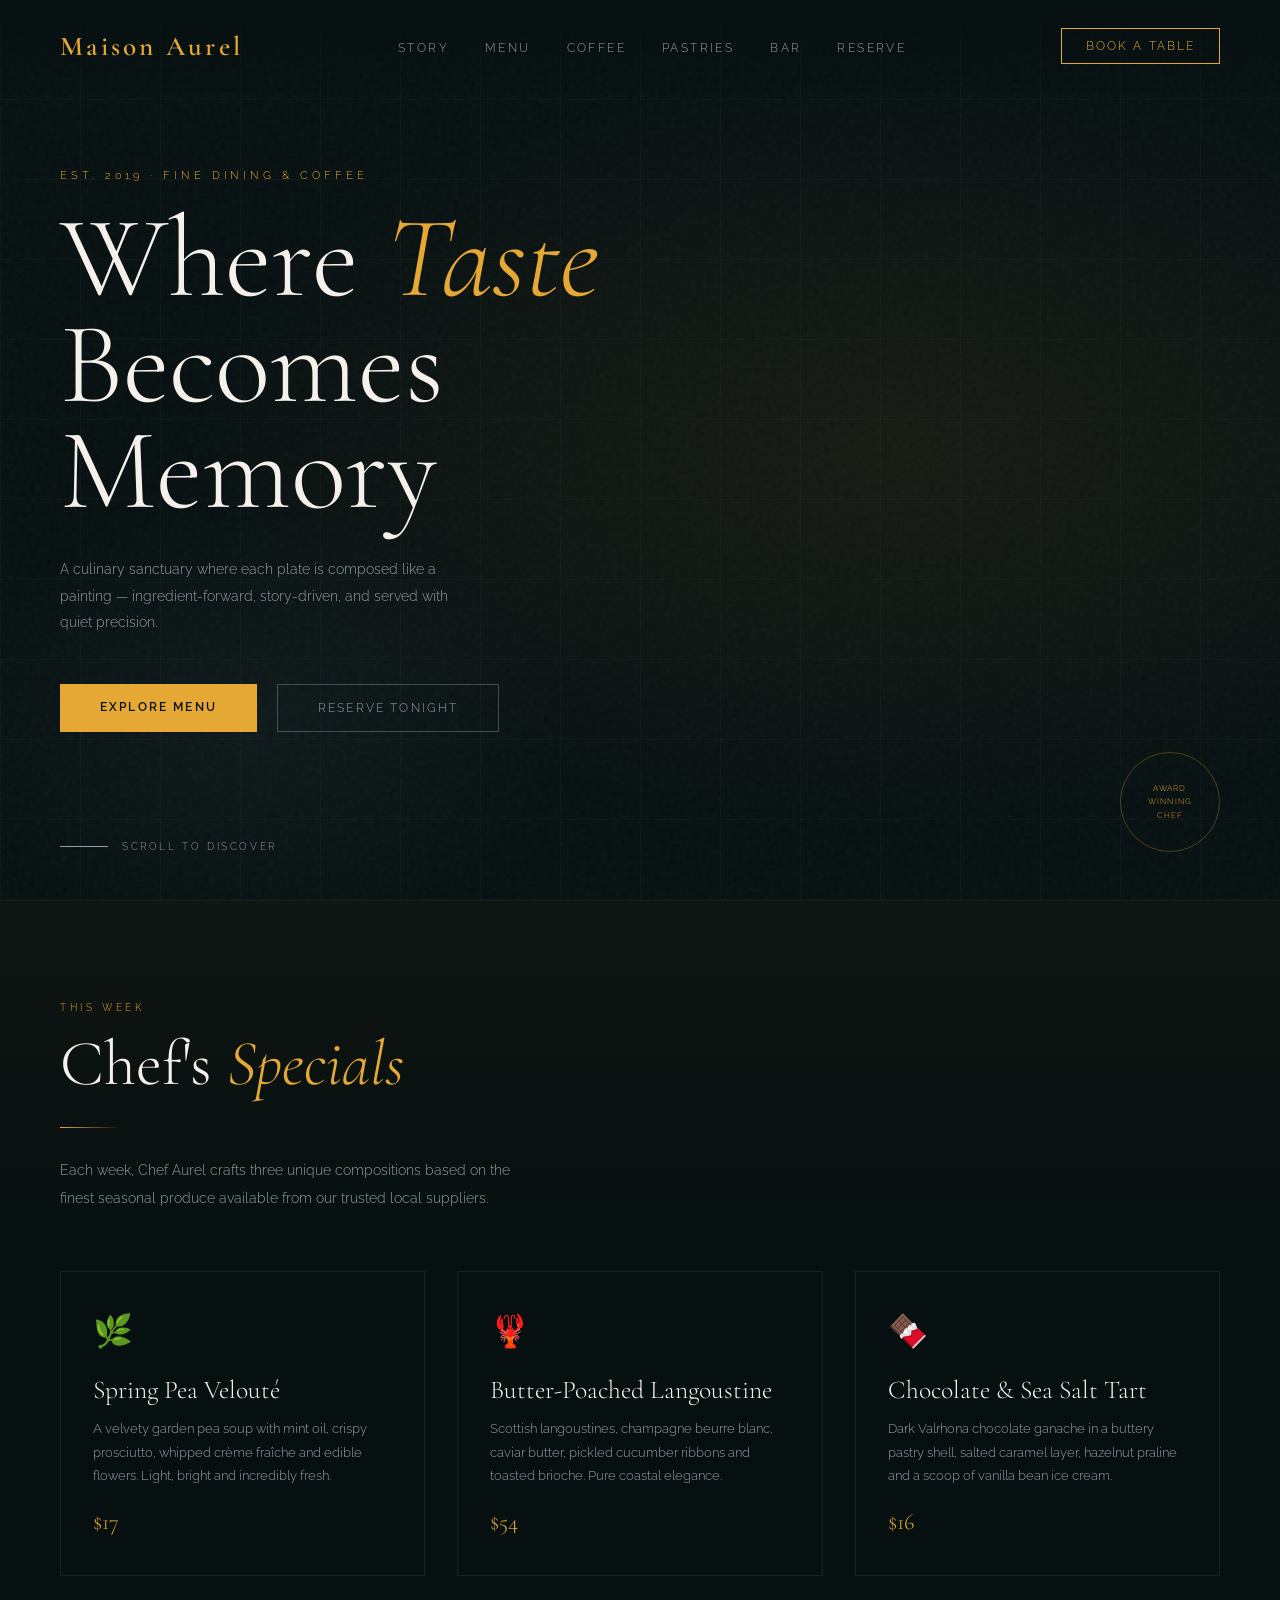
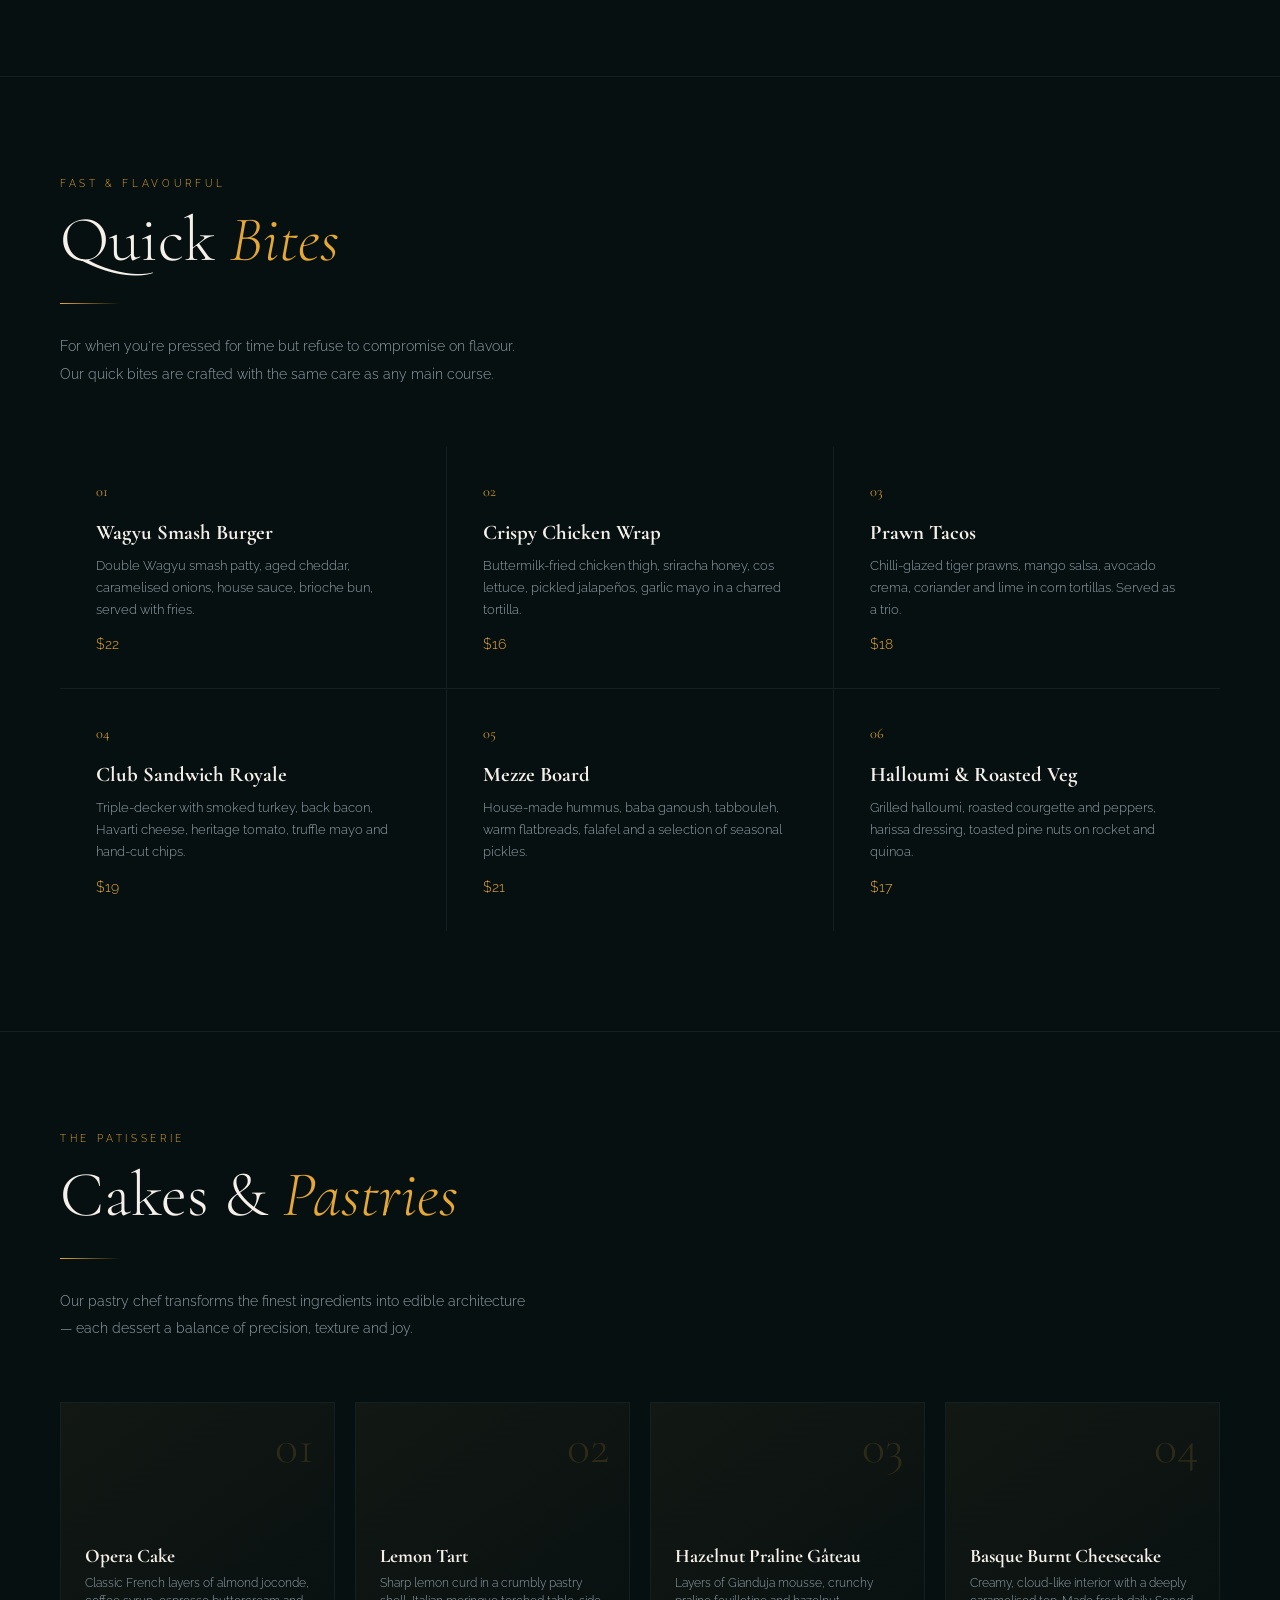
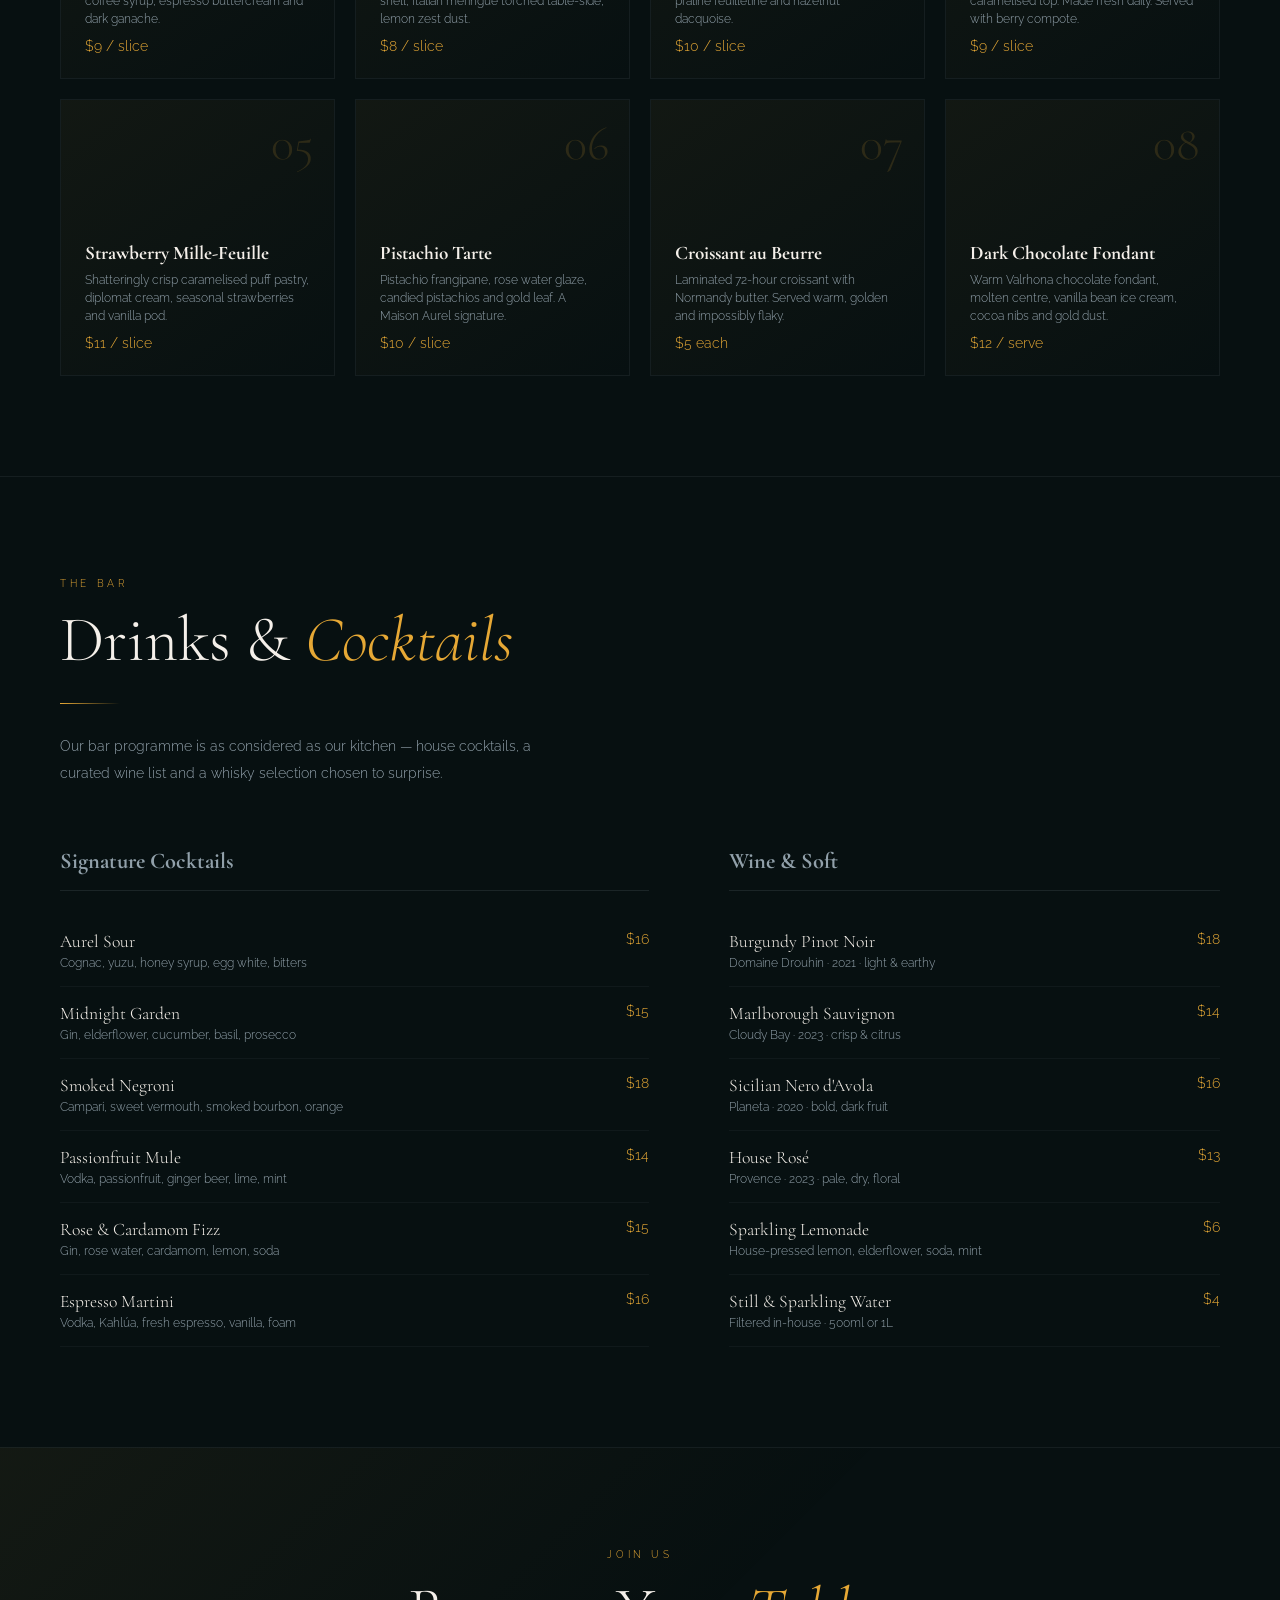
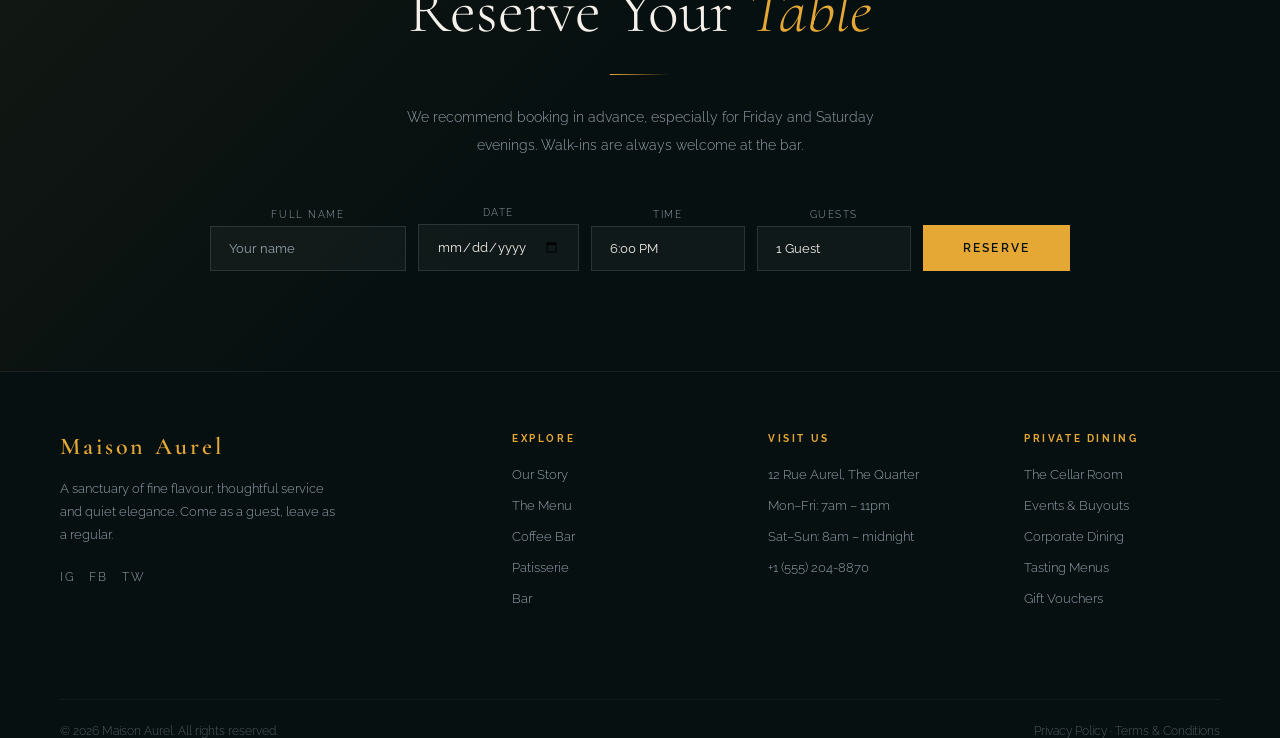
<file: index.html>
<!DOCTYPE html>
<html lang="en">
<head>
<meta charset="UTF-8" />
<meta name="viewport" content="width=device-width, initial-scale=1.0"/>
<title>Maison Aurel — Fine Dining</title>
<link href="https://fonts.googleapis.com/css2?family=Cormorant+Garamond:ital,wght@0,300;0,400;0,600;1,300;1,400&family=Raleway:wght@300;400;500;600&display=swap" rel="stylesheet"/>
<link rel="stylesheet" href="rest.css">
</head>
<body>

<!-- NAV -->
<nav id="navbar">
  <a class="nav-logo" href="#">Maison Aurel</a>
  <ul class="nav-links">
    <li><a href="story.html">Story</a></li>
    <li><a href="menu.html">Menu</a></li>
    <li><a href="#coffee">Coffee</a></li>
    <li><a href="#cakes">Pastries</a></li>
    <li><a href="#drinks">Bar</a></li>
    <li><a href="#reserve">Reserve</a></li>
  </ul>
  <a class="nav-cta" href="#reserve">Book a Table</a>
</nav>

<!-- HERO -->
<section class="hero">
  <div class="hero-bg"></div>
  <div class="hero-lines"></div>
  <div class="hero-eyebrow">Est. 2019 · Fine Dining & Coffee</div>
  <h1>Where <em>Taste</em><br>Becomes<br>Memory</h1>
  <p class="hero-sub">A culinary sanctuary where each plate is composed like a painting — ingredient-forward, story-driven, and served with quiet precision.</p>
  <div class="hero-actions">
    <a class="btn-primary" href="#menu">Explore Menu</a>
    <a class="btn-outline" href="#reserve">Reserve Tonight</a>
  </div>
  <div class="hero-scroll"><span class="scroll-line"></span> Scroll to discover</div>
  <div class="hero-badge">
    <span>Award<br>Winning<br>Chef</span>
  </div>
</section>

<!-- ABOUT -->


<!-- MENU -->


<!-- SPECIALS -->
<section class="specials reveal">
  <div class="section-label">This Week</div>
  <h2 class="section-title">Chef's <em>Specials</em></h2>
  <div class="divider"></div>
  <p class="section-desc">Each week, Chef Aurel crafts three unique compositions based on the finest seasonal produce available from our trusted local suppliers.</p>
  <div class="specials-grid">
    <div class="special-card">
      <div class="special-icon">🌿</div>
      <h3>Spring Pea Velouté</h3>
      <p>A velvety garden pea soup with mint oil, crispy prosciutto, whipped crème fraîche and edible flowers. Light, bright and incredibly fresh.</p>
      <span class="price">$17</span>
    </div>
    <div class="special-card">
      <div class="special-icon">🦞</div>
      <h3>Butter-Poached Langoustine</h3>
      <p>Scottish langoustines, champagne beurre blanc, caviar butter, pickled cucumber ribbons and toasted brioche. Pure coastal elegance.</p>
      <span class="price">$54</span>
    </div>
    <div class="special-card">
      <div class="special-icon">🍫</div>
      <h3>Chocolate & Sea Salt Tart</h3>
      <p>Dark Valrhona chocolate ganache in a buttery pastry shell, salted caramel layer, hazelnut praline and a scoop of vanilla bean ice cream.</p>
      <span class="price">$16</span>
    </div>
  </div>
</section>

<!-- QUICK BITES -->
<section class="quick reveal" id="quick">
  <div class="section-label">Fast & Flavourful</div>
  <h2 class="section-title">Quick <em>Bites</em></h2>
  <div class="divider"></div>
  <p class="section-desc">For when you're pressed for time but refuse to compromise on flavour. Our quick bites are crafted with the same care as any main course.</p>
  <div class="quick-grid">
    <div class="quick-item">
      <div class="quick-item-num">01</div>
      <h4>Wagyu Smash Burger</h4>
      <p>Double Wagyu smash patty, aged cheddar, caramelised onions, house sauce, brioche bun, served with fries.</p>
      <div class="qprice">$22</div>
    </div>
    <div class="quick-item">
      <div class="quick-item-num">02</div>
      <h4>Crispy Chicken Wrap</h4>
      <p>Buttermilk-fried chicken thigh, sriracha honey, cos lettuce, pickled jalapeños, garlic mayo in a charred tortilla.</p>
      <div class="qprice">$16</div>
    </div>
    <div class="quick-item">
      <div class="quick-item-num">03</div>
      <h4>Prawn Tacos</h4>
      <p>Chilli-glazed tiger prawns, mango salsa, avocado crema, coriander and lime in corn tortillas. Served as a trio.</p>
      <div class="qprice">$18</div>
    </div>
    <div class="quick-item">
      <div class="quick-item-num">04</div>
      <h4>Club Sandwich Royale</h4>
      <p>Triple-decker with smoked turkey, back bacon, Havarti cheese, heritage tomato, truffle mayo and hand-cut chips.</p>
      <div class="qprice">$19</div>
    </div>
    <div class="quick-item">
      <div class="quick-item-num">05</div>
      <h4>Mezze Board</h4>
      <p>House-made hummus, baba ganoush, tabbouleh, warm flatbreads, falafel and a selection of seasonal pickles.</p>
      <div class="qprice">$21</div>
    </div>
    <div class="quick-item">
      <div class="quick-item-num">06</div>
      <h4>Halloumi & Roasted Veg</h4>
      <p>Grilled halloumi, roasted courgette and peppers, harissa dressing, toasted pine nuts on rocket and quinoa.</p>
      <div class="qprice">$17</div>
    </div>
  </div>
</section>

<!-- CAKES & PASTRIES -->
<section class="cakes reveal" id="cakes">
  <div class="section-label">The Patisserie</div>
  <h2 class="section-title">Cakes & <em>Pastries</em></h2>
  <div class="divider"></div>
  <p class="section-desc">Our pastry chef transforms the finest ingredients into edible architecture — each dessert a balance of precision, texture and joy.</p>
  <div class="cakes-scroll">
    <div class="cake-card">
      <div class="cake-card-inner">
        <div class="cake-num">01</div>
        <h4>Opera Cake</h4>
        <p>Classic French layers of almond joconde, coffee syrup, espresso buttercream and dark ganache.</p>
        <div class="cake-price">$9 / slice</div>
      </div>
    </div>
    <div class="cake-card">
      <div class="cake-card-inner">
        <div class="cake-num">02</div>
        <h4>Lemon Tart</h4>
        <p>Sharp lemon curd in a crumbly pastry shell, Italian meringue torched table-side, lemon zest dust.</p>
        <div class="cake-price">$8 / slice</div>
      </div>
    </div>
    <div class="cake-card">
      <div class="cake-card-inner">
        <div class="cake-num">03</div>
        <h4>Hazelnut Praline Gâteau</h4>
        <p>Layers of Gianduja mousse, crunchy praline feuilletine and hazelnut dacquoise.</p>
        <div class="cake-price">$10 / slice</div>
      </div>
    </div>
    <div class="cake-card">
      <div class="cake-card-inner">
        <div class="cake-num">04</div>
        <h4>Basque Burnt Cheesecake</h4>
        <p>Creamy, cloud-like interior with a deeply caramelised top. Made fresh daily. Served with berry compote.</p>
        <div class="cake-price">$9 / slice</div>
      </div>
    </div>
    <div class="cake-card">
      <div class="cake-card-inner">
        <div class="cake-num">05</div>
        <h4>Strawberry Mille-Feuille</h4>
        <p>Shatteringly crisp caramelised puff pastry, diplomat cream, seasonal strawberries and vanilla pod.</p>
        <div class="cake-price">$11 / slice</div>
      </div>
    </div>
    <div class="cake-card">
      <div class="cake-card-inner">
        <div class="cake-num">06</div>
        <h4>Pistachio Tarte</h4>
        <p>Pistachio frangipane, rose water glaze, candied pistachios and gold leaf. A Maison Aurel signature.</p>
        <div class="cake-price">$10 / slice</div>
      </div>
    </div>
    <div class="cake-card">
      <div class="cake-card-inner">
        <div class="cake-num">07</div>
        <h4>Croissant au Beurre</h4>
        <p>Laminated 72-hour croissant with Normandy butter. Served warm, golden and impossibly flaky.</p>
        <div class="cake-price">$5 each</div>
      </div>
    </div>
    <div class="cake-card">
      <div class="cake-card-inner">
        <div class="cake-num">08</div>
        <h4>Dark Chocolate Fondant</h4>
        <p>Warm Valrhona chocolate fondant, molten centre, vanilla bean ice cream, cocoa nibs and gold dust.</p>
        <div class="cake-price">$12 / serve</div>
      </div>
    </div>
  </div>
</section>

<!-- COFFEE BAR -->


<!-- DRINKS -->
<section class="drinks reveal" id="drinks">
  <div class="section-label">The Bar</div>
  <h2 class="section-title">Drinks & <em>Cocktails</em></h2>
  <div class="divider"></div>
  <p class="section-desc">Our bar programme is as considered as our kitchen — house cocktails, a curated wine list and a whisky selection chosen to surprise.</p>
  <div class="drinks-layout">
    <div class="drinks-col">
      <h3>Signature Cocktails</h3>
      <div class="drink-row">
        <div><div class="dr-name">Aurel Sour</div><div class="dr-desc">Cognac, yuzu, honey syrup, egg white, bitters</div></div>
        <span class="dr-price">$16</span>
      </div>
      <div class="drink-row">
        <div><div class="dr-name">Midnight Garden</div><div class="dr-desc">Gin, elderflower, cucumber, basil, prosecco</div></div>
        <span class="dr-price">$15</span>
      </div>
      <div class="drink-row">
        <div><div class="dr-name">Smoked Negroni</div><div class="dr-desc">Campari, sweet vermouth, smoked bourbon, orange</div></div>
        <span class="dr-price">$18</span>
      </div>
      <div class="drink-row">
        <div><div class="dr-name">Passionfruit Mule</div><div class="dr-desc">Vodka, passionfruit, ginger beer, lime, mint</div></div>
        <span class="dr-price">$14</span>
      </div>
      <div class="drink-row">
        <div><div class="dr-name">Rose & Cardamom Fizz</div><div class="dr-desc">Gin, rose water, cardamom, lemon, soda</div></div>
        <span class="dr-price">$15</span>
      </div>
      <div class="drink-row">
        <div><div class="dr-name">Espresso Martini</div><div class="dr-desc">Vodka, Kahlúa, fresh espresso, vanilla, foam</div></div>
        <span class="dr-price">$16</span>
      </div>
    </div>
    <div class="drinks-col">
      <h3>Wine & Soft</h3>
      <div class="drink-row">
        <div><div class="dr-name">Burgundy Pinot Noir</div><div class="dr-desc">Domaine Drouhin · 2021 · light & earthy</div></div>
        <span class="dr-price">$18</span>
      </div>
      <div class="drink-row">
        <div><div class="dr-name">Marlborough Sauvignon</div><div class="dr-desc">Cloudy Bay · 2023 · crisp & citrus</div></div>
        <span class="dr-price">$14</span>
      </div>
      <div class="drink-row">
        <div><div class="dr-name">Sicilian Nero d'Avola</div><div class="dr-desc">Planeta · 2020 · bold, dark fruit</div></div>
        <span class="dr-price">$16</span>
      </div>
      <div class="drink-row">
        <div><div class="dr-name">House Rosé</div><div class="dr-desc">Provence · 2023 · pale, dry, floral</div></div>
        <span class="dr-price">$13</span>
      </div>
      <div class="drink-row">
        <div><div class="dr-name">Sparkling Lemonade</div><div class="dr-desc">House-pressed lemon, elderflower, soda, mint</div></div>
        <span class="dr-price">$6</span>
      </div>
      <div class="drink-row">
        <div><div class="dr-name">Still & Sparkling Water</div><div class="dr-desc">Filtered in-house · 500ml or 1L</div></div>
        <span class="dr-price">$4</span>
      </div>
    </div>
  </div>
</section>

<!-- RESERVE -->
<section class="reserve reveal" id="reserve">
  <div class="section-label">Join Us</div>
  <h2 class="section-title">Reserve Your <em>Table</em></h2>
  <div class="divider" style="margin:28px auto;"></div>
  <p class="section-desc">We recommend booking in advance, especially for Friday and Saturday evenings. Walk-ins are always welcome at the bar.</p>
  <div class="reserve-form">
    <div class="field">
      <label>Full Name</label>
      <input type="text" placeholder="Your name" />
    </div>
    <div class="field">
      <label>Date</label>
      <input type="date" />
    </div>
    <div class="field">
      <label>Time</label>
      <select>
        <option>6:00 PM</option>
        <option>6:30 PM</option>
        <option>7:00 PM</option>
        <option>7:30 PM</option>
        <option>8:00 PM</option>
        <option>8:30 PM</option>
        <option>9:00 PM</option>
      </select>
    </div>
    <div class="field">
      <label>Guests</label>
      <select>
        <option>1 Guest</option>
        <option>2 Guests</option>
        <option>3 Guests</option>
        <option>4 Guests</option>
        <option>5 Guests</option>
        <option>6+ Guests</option>
      </select>
    </div>
    <a class="btn-primary" href="#" style="white-space:nowrap; display:flex; align-items:center;">Reserve</a>
  </div>
</section>

<!-- FOOTER -->
<footer>
  <div class="footer-brand">
    <a class="nav-logo" href="#">Maison Aurel</a>
    <p>A sanctuary of fine flavour, thoughtful service and quiet elegance. Come as a guest, leave as a regular.</p>
    <div style="display:flex;gap:14px;margin-top:24px;">
      <a href="#" style="color:var(--grey);font-size:.72rem;letter-spacing:.15em;text-decoration:none;transition:color .3s" onmouseover="this.style.color='var(--yellow)'" onmouseout="this.style.color='var(--grey)'">IG</a>
      <a href="#" style="color:var(--grey);font-size:.72rem;letter-spacing:.15em;text-decoration:none;transition:color .3s" onmouseover="this.style.color='var(--yellow)'" onmouseout="this.style.color='var(--grey)'">FB</a>
      <a href="#" style="color:var(--grey);font-size:.72rem;letter-spacing:.15em;text-decoration:none;transition:color .3s" onmouseover="this.style.color='var(--yellow)'" onmouseout="this.style.color='var(--grey)'">TW</a>
    </div>
  </div>
  <div class="footer-col">
    <h5>Explore</h5>
    <ul>
      <li><a href="#about">Our Story</a></li>
      <li><a href="#menu">The Menu</a></li>
      <li><a href="#coffee">Coffee Bar</a></li>
      <li><a href="#cakes">Patisserie</a></li>
      <li><a href="#drinks">Bar</a></li>
    </ul>
  </div>
  <div class="footer-col">
    <h5>Visit Us</h5>
    <ul>
      <li><a href="#">12 Rue Aurel, The Quarter</a></li>
      <li><a href="#">Mon–Fri: 7am – 11pm</a></li>
      <li><a href="#">Sat–Sun: 8am – midnight</a></li>
      <li><a href="#">+1 (555) 204-8870</a></li>
    </ul>
  </div>
  <div class="footer-col">
    <h5>Private Dining</h5>
    <ul>
      <li><a href="#">The Cellar Room</a></li>
      <li><a href="#">Events & Buyouts</a></li>
      <li><a href="#">Corporate Dining</a></li>
      <li><a href="#">Tasting Menus</a></li>
      <li><a href="#">Gift Vouchers</a></li>
    </ul>
  </div>
</footer>
<div class="footer-bottom">
  <p>© 2026 Maison Aurel. All rights reserved.</p>
  <p>Privacy Policy · Terms & Conditions</p>
</div>

<script>
  // Nav scroll
  const nav = document.getElementById('navbar');
  window.addEventListener('scroll', () => {
    nav.classList.toggle('scrolled', window.scrollY > 60);
  });

  // Tab switching
  function switchTab(name) {
    document.querySelectorAll('.menu-panel').forEach(p => p.classList.remove('active'));
    document.querySelectorAll('.tab-btn').forEach(b => b.classList.remove('active'));
    document.getElementById(name).classList.add('active');
    event.target.classList.add('active');
  }

  // Reveal on scrol
  const observer = new IntersectionObserver((entries) => {
    entries.forEach(e => {
      if (e.isIntersecting) {
        e.target.classList.add('visible');
        observer.unobserve(e.target);
      }
    });
  }, { threshold: 0.08 });
  document.querySelectorAll('.reveal').forEach(el => observer.observe(el));
</script>
</body>
</html>
</file>
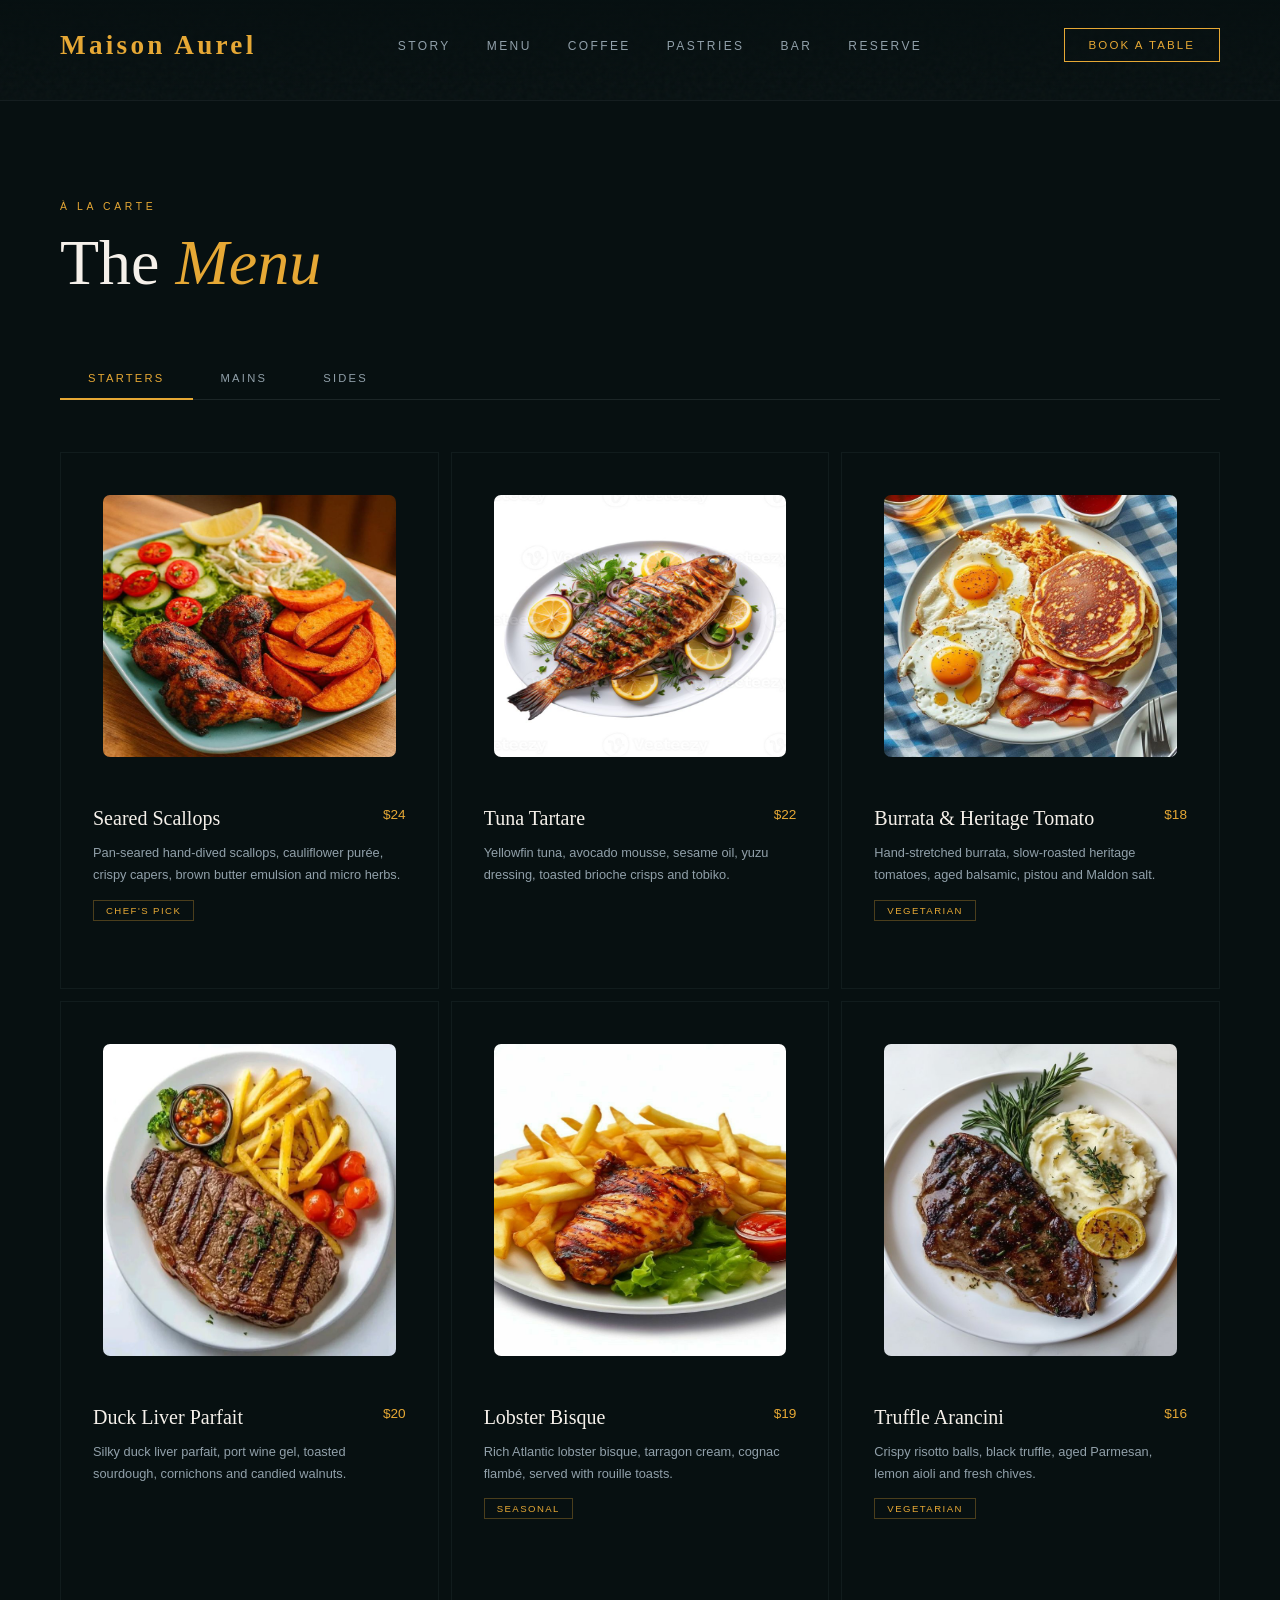
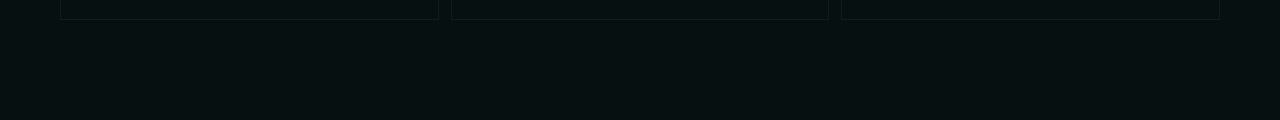
<file: menu.html>
<!DOCTYPE html>
<html lang="en">
<head>
    <meta charset="UTF-8">
    <meta name="viewport" content="width=device-width,initial-scale=1.0">
    <meta http-equiv="X-UA-Compatible" content="IE=edge">
    <meta name="description" content="A new web page">
    <meta name="robots" content="index, follow">
    <link rel="icon" href="favicon.ico">
    <title>Document</title>
    <link rel="stylesheet" href="rest.css">
</head>
<body>
  <nav id="navbar">
  <a class="nav-logo" href="Restaurant.html">Maison Aurel</a>
  <ul class="nav-links">
    <li><a href="story.html">Story</a></li>
    <li><a href="#">Menu</a></li>
    <li><a href="#coffee">Coffee</a></li>
    <li><a href="#cakes">Pastries</a></li>
    <li><a href="#drinks">Bar</a></li>
    <li><a href="#reserve">Reserve</a></li>
  </ul>
  <a class="nav-cta" href="#reserve">Book a Table</a>
</nav>
  <section class="menu reveal" id="menu">
  <div class="menu-header">
    <div>
      <div class="section-label">À La Carte</div>
      <h2 class="section-title">The <em>Menu</em></h2>
    </div>
  </div>
  <div class="menu-tabs">
    <button class="tab-btn active" onclick="switchTab('starters')">Starters</button>
    <button class="tab-btn" onclick="switchTab('mains')">Mains</button>
    <button class="tab-btn" onclick="switchTab('sides')">Sides</button>
  </div>

  <!-- Starters -->
  <div class="menu-panel active" id="starters">
    <div class="menu-grid">
      <div class="menu-item">
        <div class="image">
          <img src="images/f5d6714b42689d005875c429a48be1c8.jpg">
        </div>
        <div class="item-header"><span class="item-name">Seared Scallops</span><span class="item-price">$24</span></div>
        <p class="item-desc">Pan-seared hand-dived scallops, cauliflower purée, crispy capers, brown butter emulsion and micro herbs.</p>
        <span class="item-tag">Chef's Pick</span>
      </div>
      <div class="menu-item">
        <div class="image">
          <img src="images/tuna1.jpg">
        </div>
        <div class="item-header"><span class="item-name">Tuna Tartare</span><span class="item-price">$22</span></div>
        <p class="item-desc">Yellowfin tuna, avocado mousse, sesame oil, yuzu dressing, toasted brioche crisps and tobiko.</p>
      </div>
      <div class="menu-item">
        <div class="image">
          <img src="images/5aee59bdd7fa2becb3949b00ee83381e.jpg">
        </div>
        <div class="item-header"><span class="item-name">Burrata & Heritage Tomato</span><span class="item-price">$18</span></div>
        <p class="item-desc">Hand-stretched burrata, slow-roasted heritage tomatoes, aged balsamic, pistou and Maldon salt.</p>
        <span class="item-tag">Vegetarian</span>
      </div>
      <div class="menu-item">
        <div class="image">
          <img src="images/d9c7908f90239d961aebf951f437002e.jpg">
        </div>
        <div class="item-header"><span class="item-name">Duck Liver Parfait</span><span class="item-price">$20</span></div>
        <p class="item-desc">Silky duck liver parfait, port wine gel, toasted sourdough, cornichons and candied walnuts.</p>
      </div>
      <div class="menu-item">
        <div class="image">
          <img src="images/8fe6ea8f750be35a5d77a48dbd88c5b7.jpg">
        </div>
        <div class="item-header"><span class="item-name">Lobster Bisque</span><span class="item-price">$19</span></div>
        <p class="item-desc">Rich Atlantic lobster bisque, tarragon cream, cognac flambé, served with rouille toasts.</p>
        <span class="item-tag">Seasonal</span>
      </div>
      <div class="menu-item">
        <div class="image">
          <img src="images/hilib3.jpg">
        </div>
        <div class="item-header"><span class="item-name">Truffle Arancini</span><span class="item-price">$16</span></div>
        <p class="item-desc">Crispy risotto balls, black truffle, aged Parmesan, lemon aioli and fresh chives.</p>
        <span class="item-tag">Vegetarian</span>
      </div>
    </div>
  </div>

  <!-- Mains -->
  <div class="menu-panel" id="mains">
    <div class="menu-grid">
      <div class="menu-item">
        <div class="image">
          <img src="images/37f7455902eb7195e764d8c07a935f7f.jpg">

        </div>
        <div class="item-header"><span class="item-name">28-Day Aged Ribeye</span><span class="item-price">$58</span></div>
        <p class="item-desc">400g dry-aged Black Angus ribeye, bone marrow butter, triple-cooked fries, watercress and a rich red wine jus.</p>
        <span class="item-tag">Chef's Favourite</span>
      </div>
      <div class="menu-item">
        <div class="image">
          <img src="images/tuna5.jpg">
        </div>
        <div class="item-header"><span class="item-name">Roasted Halibut</span><span class="item-price">$46</span></div>
        <p class="item-desc">Line-caught halibut, saffron velouté, fennel confit, samphire, crushed new potatoes and shellfish oil.</p>
      </div>
      <div class="menu-item">
        <div class="image">
          <img src="images/51fa529d006fe7f2e7add065fa9cd4df.jpg">
        </div>
        <div class="item-header"><span class="item-name">Confit Duck Leg</span><span class="item-price">$42</span></div>
        <p class="item-desc">Slow-cooked Gressingham duck leg, cherry gastrique, pommes sarladaises, savoy cabbage and crispy duck skin.</p>
      </div>
      <div class="menu-item">
        <div class="image">
          <img src="images/330bf7963360ed64fa8264b173368c96.jpg">
        </div>
        <div class="item-header"><span class="item-name">Wild Mushroom Risotto</span><span class="item-price">$32</span></div>
        <p class="item-desc">Carnaroli rice, mixed wild mushrooms, aged Parmesan foam, truffle oil, shaved pecorino and crispy shallots.</p>
        <span class="item-tag">Vegetarian</span>
      </div>
      <div class="menu-item">
        <div class="image">
          <img src="images/hilib.jpg">
        </div>
        <div class="item-header"><span class="item-name">Rack of Lamb</span><span class="item-price">$52</span></div>
        <p class="item-desc">Herb-crusted French-trimmed rack of lamb, ratatouille, rosemary jus, lavender salt and roasted garlic purée.</p>
        <span class="item-tag">Seasonal</span>
      </div>
      <div class="menu-item">
        <div class="image">
          <img src="images/7b815ac80b62cffe0728c58ab83856b3.jpg">
        </div>
        <div class="item-header"><span class="item-name">Lobster Linguine</span><span class="item-price">$48</span></div>
        <p class="item-desc">Freshly made linguine, half-shell lobster, cherry tomato bisque, chilli, garlic, white wine and fresh basil.</p>
      </div>
    </div>
  </div>

  <!-- Sides -->
  <div class="menu-panel" id="sides">
    <div class="menu-grid">
      <div class="menu-item">
        <div class="image">
          <img src="images/0ca2d2ff97355541ff3880ed58618c55.jpg">
        </div>
        <div class="item-header"><span class="item-name">Truffle Mac & Cheese</span><span class="item-price">$14</span></div>
        <p class="item-desc">Gruyère, comté and truffle béchamel, crispy panko crust, White truffle shavings.</p>
      </div>
      <div class="menu-item">
        <div class="image">
          <img src="images/3122236cb24b723bd7e719a460952e4b.jpg">
        </div>
        <div class="item-header"><span class="item-name">Glazed Carrots</span><span class="item-price">$9</span></div>
        <p class="item-desc">Baby heritage carrots, honey and miso glaze, toasted sesame, fresh dill.</p>
        <span class="item-tag">Vegan</span>
      </div>
      <div class="menu-item">
        <div class="image">
          <img src="images/9d6be28f343a2b86c435ff831ec44ec0.jpg">
        </div>
        <div class="item-header"><span class="item-name">Smoked Mash</span><span class="item-price">$10</span></div>
        <p class="item-desc">Robuchon-style pommes purée, smoked butter, chive oil, Maldon salt.</p>
        <span class="item-tag">Vegetarian</span>
      </div>
      <div class="menu-item">
        <div class="image">
          <img src="images/c295df0b9e6d1d8d964a4fff7a2079db.jpg">
        </div>
        <div class="item-header"><span class="item-name">Parmesan Fries</span><span class="item-price">$11</span></div>
        <p class="item-desc">Triple-cooked fries, aged Parmesan snow, rosemary salt, truffle aioli.</p>
      </div>
      <div class="menu-item">
        <div class="image">
          <img src="images/ea7be6322d1b338be9aee95d7a709db5.jpg">
        </div>
        <div class="item-header"><span class="item-name">Seasonal Greens</span><span class="item-price">$8</span></div>
        <p class="item-desc">Tenderstem broccoli, charred asparagus, lemon and tarragon butter, toasted almonds.</p>
        <span class="item-tag">Vegan</span>
      </div>
      <div class="menu-item">
        <div class="image">
          <img src="images/f0067c2148452b1824a6cf3cf844a79e.jpg">
        </div>
        <div class="item-header"><span class="item-name">Sourdough & Butter</span><span class="item-price">$7</span></div>
        <p class="item-desc">House-baked sourdough, cultured whipped butter, smoked sea salt, fennel seeds.</p>
        <span class="item-tag">Vegetarian</span>
      </div>
    </div>
  </div>
</section>

<script>
  // Nav scroll
  const nav = document.getElementById('navbar');
  window.addEventListener('scroll', () => {
    nav.classList.toggle('scrolled', window.scrollY > 60);
  });

  // Tab switching
  function switchTab(name) {
    document.querySelectorAll('.menu-panel').forEach(p => p.classList.remove('active'));
    document.querySelectorAll('.tab-btn').forEach(b => b.classList.remove('active'));
    document.getElementById(name).classList.add('active');
    event.target.classList.add('active');
  }

  // Reveal on scrol
  const observer = new IntersectionObserver((entries) => {
    entries.forEach(e => {
      if (e.isIntersecting) {
        e.target.classList.add('visible');
        observer.unobserve(e.target);
      }
    });
  }, { threshold: 0.08 });
  document.querySelectorAll('.reveal').forEach(el => observer.observe(el));
</script>
</body>
</html>
</file>
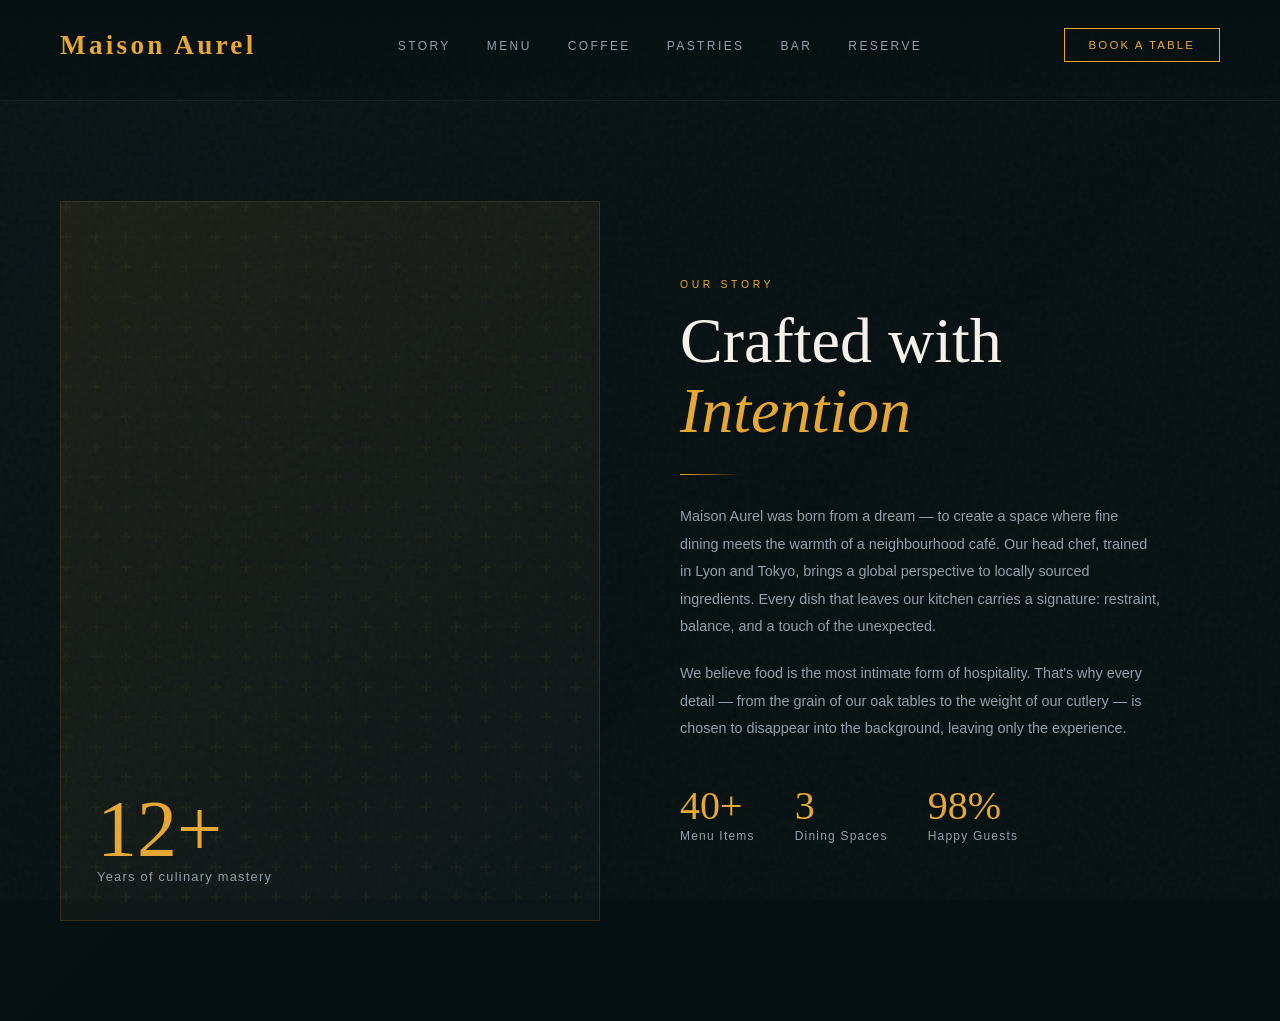
<file: story.html>
<!DOCTYPE html>
<html lang="en">
<head>
    <meta charset="UTF-8">
    <meta name="viewport" content="width=device-width,initial-scale=1.0">
    <meta http-equiv="X-UA-Compatible" content="IE=edge">
    <meta name="description" content="A new web page">
    <meta name="robots" content="index, follow">
    <link rel="icon" href="favicon.ico">
    <title>Document</title>
    <link rel="stylesheet" href="rest.css">
</head>
<body>
  <nav id="navbar">
  <a class="nav-logo" href="index.html">Maison Aurel</a>
  <ul class="nav-links">
    <li><a href="#">Story</a></li>
    <li><a href="menu.html">Menu</a></li>
    <li><a href="#coffee">Coffee</a></li>
    <li><a href="#cakes">Pastries</a></li>
    <li><a href="#drinks">Bar</a></li>
    <li><a href="#reserve">Reserve</a></li>
  </ul>
  <a class="nav-cta" href="#reserve">Book a Table</a>
</nav>
  <section class="about reveal" id="about">
  <div class="about-visual">
    <div class="about-visual-text">
      <div class="big-num">12+</div>
      <p>Years of culinary mastery</p>
    </div>
  </div>
  <div class="about-content">
    <div class="section-label">Our Story</div>
    <h2 class="section-title">Crafted with<br><em>Intention</em></h2>
    <div class="divider"></div>
    <p class="section-desc">Maison Aurel was born from a dream — to create a space where fine dining meets the warmth of a neighbourhood café. Our head chef, trained in Lyon and Tokyo, brings a global perspective to locally sourced ingredients. Every dish that leaves our kitchen carries a signature: restraint, balance, and a touch of the unexpected.</p>
    <p class="section-desc" style="margin-top:20px;">We believe food is the most intimate form of hospitality. That's why every detail — from the grain of our oak tables to the weight of our cutlery — is chosen to disappear into the background, leaving only the experience.</p>
    <div style="display:flex; gap:40px; margin-top:40px;">
      <div>
        <div style="font-family:'Cormorant Garamond',serif;font-size:2.5rem;color:var(--yellow)">40+</div>
        <div style="font-size:.75rem;color:var(--grey);letter-spacing:.1em">Menu Items</div>
      </div>
      <div>
        <div style="font-family:'Cormorant Garamond',serif;font-size:2.5rem;color:var(--yellow)">3</div>
        <div style="font-size:.75rem;color:var(--grey);letter-spacing:.1em">Dining Spaces</div>
      </div>
      <div>
        <div style="font-family:'Cormorant Garamond',serif;font-size:2.5rem;color:var(--yellow)">98%</div>
        <div style="font-size:.75rem;color:var(--grey);letter-spacing:.1em">Happy Guests</div>
      </div>
    </div>
  </div>
</section>

<script>
  // Nav scroll
  const nav = document.getElementById('navbar');
  window.addEventListener('scroll', () => {
    nav.classList.toggle('scrolled', window.scrollY > 60);
  });

  // Tab switching
  function switchTab(name) {
    document.querySelectorAll('.menu-panel').forEach(p => p.classList.remove('active'));
    document.querySelectorAll('.tab-btn').forEach(b => b.classList.remove('active'));
    document.getElementById(name).classList.add('active');
    event.target.classList.add('active');
  }

  // Reveal on scrol
  const observer = new IntersectionObserver((entries) => {
    entries.forEach(e => {
      if (e.isIntersecting) {
        e.target.classList.add('visible');
        observer.unobserve(e.target);
      }
    });
  }, { threshold: 0.08 });
  document.querySelectorAll('.reveal').forEach(el => observer.observe(el));
</script>
</body>
</html>
</file>
<file: rest.css>
:root {
    --black: #071011;
    --grey: #91a0aa;
    --yellow: #e6a835;
    --yellow-light: #f0c46a;
    --white: #f5f0ea;
    --section-pad: 100px 60px;
  }

  *, *::before, *::after { box-sizing: border-box; margin: 0; padding: 0; }

  html { scroll-behavior: smooth; }

  body {
    background: var(--black);
    color: var(--white);
    font-family: 'Raleway', sans-serif;
    font-weight: 300;
    overflow-x: hidden;
  }

  /* ── NOISE OVERLAY ── */
  body::before {
    content: '';
    position: fixed; inset: 0; z-index: 0;
    background-image: url("data:image/svg+xml,%3Csvg viewBox='0 0 200 200' xmlns='http://www.w3.org/2000/svg'%3E%3Cfilter id='n'%3E%3CfeTurbulence type='fractalNoise' baseFrequency='0.85' numOctaves='4' stitchTiles='stitch'/%3E%3C/filter%3E%3Crect width='100%25' height='100%25' filter='url(%23n)' opacity='0.035'/%3E%3C/svg%3E");
    pointer-events: none;
  }

  /* ── NAV ── */
  nav {
    position: fixed; top: 0; left: 0; right: 0; z-index: 100;
    display: flex; justify-content: space-between; align-items: center;
    padding: 28px 60px;
    background: linear-gradient(to bottom, rgba(7,16,17,.95) 0%, transparent 100%);
    transition: background .4s;
  }
  nav.scrolled { background: rgba(7,16,17,.97); border-bottom: 1px solid rgba(145,160,170,.12); }

  .nav-logo {
    font-family: 'Cormorant Garamond', serif;
    font-size: 1.7rem; font-weight: 600; letter-spacing: .12em;
    color: var(--yellow);
    text-decoration: none;
    text-wrap: nowrap;
  }

  .nav-links { display: flex; gap: 36px; list-style: none; }
  .nav-links a {
    color: var(--grey); font-size: .75rem; letter-spacing: .2em;
    text-transform: uppercase; text-decoration: none;
    transition: color .3s;
  }
  .nav-links a:hover { color: var(--yellow); }

  .nav-cta {
    padding: 10px 24px;
    border: 1px solid var(--yellow);
    color: var(--yellow); font-size: .72rem; letter-spacing: .18em;
    text-transform: uppercase; text-decoration: none;
    transition: background .3s, color .3s;
    text-wrap: nowrap;
  }
  .nav-cta:hover { background: var(--yellow); color: var(--black); }

  /* ── HERO ── */
  .hero {
    position: relative; min-height: 100vh;
    display: flex; flex-direction: column; justify-content: center; align-items: flex-start;
    padding: 0 60px;
    overflow: hidden;
  }

  .hero-bg {
    position: absolute; inset: 0; z-index: -1;
    background: radial-gradient(ellipse 80% 60% at 70% 50%, rgba(230,168,53,.07) 0%, transparent 70%),
                radial-gradient(ellipse 40% 40% at 20% 80%, rgba(145,160,170,.06) 0%, transparent 60%),
                var(--black);
  }

  .hero-lines {
    position: absolute; inset: 0; z-index: -1;
    background-image:
      repeating-linear-gradient(90deg, rgba(145,160,170,.04) 0 1px, transparent 1px 80px),
      repeating-linear-gradient(0deg,  rgba(145,160,170,.04) 0 1px, transparent 1px 80px);
  }

  .hero-eyebrow {
    font-size: .7rem; letter-spacing: .35em; text-transform: uppercase;
    color: var(--yellow); margin-bottom: 24px;
    opacity: 0; animation: fadeUp .8s .3s forwards;
  }

  .hero h1 {
    font-family: 'Cormorant Garamond', serif;
    font-size: clamp(4rem, 9vw, 9rem);
    font-weight: 300; line-height: .92;
    color: var(--white);
    opacity: 0; animation: fadeUp .9s .5s forwards;
  }
  .hero h1 em { font-style: italic; color: var(--yellow); }

  .hero-sub {
    max-width: 420px; margin-top: 32px;
    font-size: .9rem; line-height: 1.85;
    color: var(--grey);
    opacity: 0; animation: fadeUp .9s .7s forwards;
  }

  .hero-actions {
    display: flex; gap: 20px; margin-top: 48px;
    opacity: 0; animation: fadeUp .9s .9s forwards;
  }
  .btn-primary {
    padding: 16px 40px; background: var(--yellow);
    color: var(--black); font-size: .75rem; font-weight: 600;
    letter-spacing: .18em; text-transform: uppercase; text-decoration: none;
    transition: background .3s, transform .2s;
  }
  .btn-primary:hover { background: var(--yellow-light); transform: translateY(-2px); }
  .btn-outline {
    padding: 16px 40px; border: 1px solid rgba(145,160,170,.4);
    color: var(--grey); font-size: .75rem; letter-spacing: .18em;
    text-transform: uppercase; text-decoration: none;
    transition: border-color .3s, color .3s;
  }
  .btn-outline:hover { border-color: var(--white); color: var(--white); }

  .hero-scroll {
    position: absolute; bottom: 48px; left: 60px;
    display: flex; align-items: center; gap: 14px;
    font-size: .65rem; letter-spacing: .25em; text-transform: uppercase; color: var(--grey);
    opacity: 0; animation: fadeUp .8s 1.2s forwards;
  }
  .scroll-line { width: 48px; height: 1px; background: var(--grey); }

  .hero-badge {
    position: absolute; right: 60px; bottom: 48px;
    width: 100px; height: 100px;
    border: 1px solid rgba(230,168,53,.3); border-radius: 50%;
    display: flex; flex-direction: column; justify-content: center; align-items: center;
    animation: spin 20s linear infinite;
    opacity: 0; animation: fadeIn 1s 1.4s forwards, spin 22s 1.4s linear infinite;
  }
  .hero-badge span {
    font-size: .52rem; letter-spacing: .15em; text-transform: uppercase;
    color: var(--yellow); text-align: center; line-height: 1.6;
  }

  /* ── SECTION SHARED ── */
  section { position: relative; padding: var(--section-pad); }
  .section-label {
    font-size: .65rem; letter-spacing: .35em; text-transform: uppercase;
    color: var(--yellow); margin-bottom: 16px;
  }
  .section-title {
    font-family: 'Cormorant Garamond', serif;
    font-size: clamp(2.4rem, 5vw, 4rem);
    font-weight: 300; line-height: 1.1;
    color: var(--white);
  }
  .section-title em { font-style: italic; color: var(--yellow); }
  .divider {
    width: 60px; height: 1px;
    background: linear-gradient(90deg, var(--yellow), transparent);
    margin: 28px 0;
  }
  .section-desc {
    max-width: 480px; font-size: .9rem;
    line-height: 1.9; color: var(--grey);
  }

  /* ── ABOUT ── */
  .about {
    display: grid; grid-template-columns: 1fr 1fr;
    gap: 80px; align-items: center;
    background: linear-gradient(135deg, rgba(145,160,170,.03) 0%, transparent 60%);
    border-top: 1px solid rgba(145,160,170,.1);
    margin-top: 100px;
  }
  .about-visual {
    position: relative; aspect-ratio: 3/4;
    background: linear-gradient(145deg, rgba(230,168,53,.08), rgba(145,160,170,.04));
    border: 1px solid rgba(230,168,53,.15);
    display: flex; flex-direction: column; justify-content: flex-end; padding: 36px;
    overflow: hidden;
  }
  .about-visual::before {
    content: '';
    position: absolute; inset: 0;
    background: url("data:image/svg+xml,%3Csvg width='60' height='60' viewBox='0 0 60 60' xmlns='http://www.w3.org/2000/svg'%3E%3Cg fill='none' fill-rule='evenodd'%3E%3Cg fill='%23e6a835' fill-opacity='0.04'%3E%3Cpath d='M36 34v-4h-2v4h-4v2h4v4h2v-4h4v-2h-4zm0-30V0h-2v4h-4v2h4v4h2V6h4V4h-4zM6 34v-4H4v4H0v2h4v4h2v-4h4v-2H6zM6 4V0H4v4H0v2h4v4h2V6h4V4H6z'/%3E%3C/g%3E%3C/g%3E%3C/svg%3E");
  }
  .about-visual-text { position: relative; z-index: 1; }
  .about-visual-text .big-num {
    font-family: 'Cormorant Garamond', serif;
    font-size: 5rem; font-weight: 300; color: var(--yellow); line-height: 1;
  }
  .about-visual-text p { font-size: .8rem; letter-spacing: .1em; color: var(--grey); }

  /* ── MENU ── */
  .menu {
    margin-top: 100px;
    background: rgba(7,16,17,1); border-top: 1px solid rgba(145,160,170,.1); }
  .menu-header { display: flex; justify-content: space-between; align-items: flex-end; margin-bottom: 60px; }

  .menu-tabs {
    display: flex; gap: 0; margin-bottom: 52px;
    border-bottom: 1px solid rgba(145,160,170,.15);
  }
  .tab-btn {
    padding: 14px 28px; background: none; border: none;
    font-family: 'Raleway', sans-serif; font-size: .7rem;
    letter-spacing: .2em; text-transform: uppercase;
    color: var(--grey); cursor: pointer; border-bottom: 2px solid transparent;
    transition: color .3s, border-color .3s;
    margin-bottom: -1px;
  }
  .tab-btn.active { color: var(--yellow); border-bottom-color: var(--yellow); }
  .tab-btn:hover { color: var(--white); }

  .menu-grid {
    display: grid;
    grid-template-columns: repeat(auto-fill, minmax(300px, 1fr));
    gap: 12px;
  }
  .menu-item {
    padding: 32px; border: 1px solid rgba(145,160,170,.08);
    transition: border-color .3s, background .3s;
    cursor: default;
  }
  .image {
    width: 100%;
    height: 60%;
    padding: 10px;
    overflow: hidden;
  }
  .coffee-image {
    width: 100%;
    height: 70%;
    padding: 10px;
    overflow: hidden;
    display: flex;
  }
  .coffee-image img {
    width: 80%;
    height: 100%;
    object-position: center;
    object-fit: center;
    border-radius: 7px;
    margin: 0 auto;
  }
  /* .coffee-item:nth-of-type(7){
    height: 70%;
  }
  .coffee-item:nth-of-type(8){
    height: 70%;
  } */
  .image img{
    width: 100%;
    height: 100%;
    object-position: center;
    border-radius: 7px;
  }
  .menu-item:hover {
    border-color: rgba(230,168,53,.25);
    background: rgba(230,168,53,.03);
  }
  .item-header {
    display: flex;
    justify-content: space-between;
    align-items: flex-start;
    gap: 16px;
    margin-bottom: 12px;
    margin-top: 40px;
  }
  .item-name {
    font-family: 'Cormorant Garamond', serif;
    font-size: 1.25rem; font-weight: 400; color: var(--white);
  }
  .item-price {
    font-size: .85rem; color: var(--yellow);
    white-space: nowrap; font-weight: 500;
  }
  .item-desc { font-size: .8rem; line-height: 1.7; color: var(--grey); }
  .item-tag {
    display: inline-block; margin-top: 14px;
    padding: 4px 12px; border: 1px solid rgba(230,168,53,.3);
    font-size: .6rem; letter-spacing: .15em; text-transform: uppercase; color: var(--yellow);
  }

  .menu-panel { display: none; }
  .menu-panel.active { display: block; }

  /* ── SPECIALS ── */
  .specials {
    border-top: 1px solid rgba(145,160,170,.1);
    background: linear-gradient(180deg, rgba(230,168,53,.04) 0%, transparent 50%);
  }
  .specials-grid {
    display: grid; grid-template-columns: repeat(3, 1fr);
    gap: 32px; margin-top: 60px;
  }
  .special-card {
    position: relative; padding: 40px 32px;
    border: 1px solid rgba(145,160,170,.12);
    overflow: hidden; transition: transform .3s, border-color .3s;
  }
  .special-card:hover { transform: translateY(-6px); border-color: rgba(230,168,53,.3); }
  .special-card::before {
    content: ''; position: absolute; top: 0; left: 0; right: 0; height: 3px;
    background: linear-gradient(90deg, var(--yellow), transparent);
    opacity: 0; transition: opacity .3s;
  }
  .special-card:hover::before { opacity: 1; }
  .special-icon { font-size: 2rem; margin-bottom: 24px; }
  .special-card h3 {
    font-family: 'Cormorant Garamond', serif;
    font-size: 1.6rem; font-weight: 300; color: var(--white); margin-bottom: 12px;
  }
  .special-card p { font-size: .82rem; line-height: 1.8; color: var(--grey); }
  .special-card .price {
    display: block; margin-top: 20px;
    font-size: 1.4rem; font-family: 'Cormorant Garamond', serif; color: var(--yellow);
  }

  /* ── COFFEE BAR ── */
  .coffee { border-top: 1px solid rgba(145,160,170,.1); }
  .coffee-layout { display: grid; grid-template-columns: 1fr,1.2fr; gap: 10px; align-items: start; }
  .coffee-list {
    display: grid;
    grid-template-columns: repeat(2,1fr);
    width: 100%;
    margin-top: 80px;
    gap: 40px;
  }
  .coffee-item {
    display: flex;
    flex-direction: column;
    justify-content: space-between;
    padding: 40px 0; border-bottom: 1px solid rgba(145,160,170,.1);
    transition: padding-left .3s;
  }
  .coffee-item-left {
    display: flex;
    justify-content: space-between;
  }
  .coffee-item:hover { padding-left: 8px; }
  .coffee-item-left h4 {
    font-family: 'Cormorant Garamond', serif;
    font-size: 1.15rem; color: var(--white); margin-bottom: 4px;
  }
  .coffee-item-left *> span { font-size: .75rem; color: var(--grey); }
  .coffee-item-price { color: var(--yellow); font-size: .9rem; font-weight: 500; }
  .coffee-promo {
    background: linear-gradient(135deg, rgba(230,168,53,.1), rgba(230,168,53,.03));
    border: 1px solid rgba(230,168,53,.2);
    padding: 40px; position: sticky; top: 120px;
    margin-bottom: 50px;
  }
  .coffee-promo .promo-label {
    font-size: .65rem; letter-spacing: .3em; text-transform: uppercase;
    color: var(--yellow); margin-bottom: 16px;
  }
  .coffee-promo h3 {
    font-family: 'Cormorant Garamond', serif;
    font-size: 2rem; font-weight: 300; color: var(--white); margin-bottom: 16px;
  }
  .coffee-promo p { font-size: .82rem; line-height: 1.8; color: var(--grey); }

  /* ── CAKES ── */
  .cakes { border-top: 1px solid rgba(145,160,170,.1); background: rgba(7,16,17,1); }
  .cakes-scroll {
    display: grid; grid-template-columns: repeat(4, 1fr);
    gap: 20px; margin-top: 60px;
  }
  .cake-card {
    position: relative; padding-bottom: 100%;
    border: 1px solid rgba(145,160,170,.1); overflow: hidden;
    cursor: pointer; transition: border-color .3s;
  }
  .cake-card:hover { border-color: rgba(230,168,53,.3); }
  .cake-card-inner {
    position: absolute; inset: 0;
    display: flex; flex-direction: column; justify-content: flex-end;
    padding: 24px;
    background: linear-gradient(145deg, rgba(230,168,53,.05), rgba(7,16,17,.8));
  }
  .cake-num {
    position: absolute; top: 20px; right: 20px;
    font-family: 'Cormorant Garamond', serif;
    font-size: 3rem; font-weight: 300; color: rgba(230,168,53,.15);
    line-height: 1;
  }
  .cake-card h4 {
    font-family: 'Cormorant Garamond', serif;
    font-size: 1.2rem; color: var(--white); margin-bottom: 6px;
  }
  .cake-card p { font-size: .75rem; color: var(--grey); line-height: 1.5; }
  .cake-card .cake-price { color: var(--yellow); font-size: .85rem; margin-top: 10px; }

  /* ── QUICK BITES ── */
  .quick { border-top: 1px solid rgba(145,160,170,.1); }
  .quick-grid { display: grid; grid-template-columns: repeat(3, 1fr); gap: 1px; margin-top: 60px; background: rgba(145,160,170,.1); }
  .quick-item { background: var(--black); padding: 36px; transition: background .3s; }
  .quick-item:hover { background: rgba(230,168,53,.04); }
  .quick-item-num { font-family: 'Cormorant Garamond', serif; font-size: .9rem; color: var(--yellow); margin-bottom: 20px; }
  .quick-item h4 { font-family: 'Cormorant Garamond', serif; font-size: 1.3rem; color: var(--white); margin-bottom: 10px; }
  .quick-item p { font-size: .8rem; color: var(--grey); line-height: 1.7; }
  .quick-item .qprice { margin-top: 16px; color: var(--yellow); font-size: .88rem; }

  /* ── DRINKS ── */
  .drinks { border-top: 1px solid rgba(145,160,170,.1); }
  .drinks-layout { display: grid; grid-template-columns: 1.2fr 1fr; gap: 80px; align-items: start; margin-top: 60px; }
  .drinks-col h3 {
    font-family: 'Cormorant Garamond', serif;
    font-size: 1.4rem; color: var(--grey); margin-bottom: 24px;
    padding-bottom: 16px; border-bottom: 1px solid rgba(145,160,170,.15);
  }
  .drink-row {
    display: flex; justify-content: space-between; align-items: flex-start;
    padding: 16px 0; border-bottom: 1px solid rgba(145,160,170,.07);
    gap: 20px;
  }
  .drink-row:hover .dr-name { color: var(--yellow); }
  .dr-name { font-family: 'Cormorant Garamond', serif; font-size: 1.1rem; color: var(--white); transition: color .3s; }
  .dr-desc { font-size: .75rem; color: var(--grey); margin-top: 4px; }
  .dr-price { color: var(--yellow); font-size: .85rem; white-space: nowrap; }

  /* ── RESERVE ── */
  .reserve {
    border-top: 1px solid rgba(145,160,170,.1);
    background: linear-gradient(135deg, rgba(230,168,53,.06) 0%, transparent 50%);
    text-align: center;
  }
  .reserve .section-title { text-align: center; }
  .reserve .section-desc { margin: 0 auto; text-align: center; }
  .reserve-form {
    display: grid; grid-template-columns: repeat(4, 1fr) auto;
    gap: 12px; max-width: 860px; margin: 48px auto 0;
    align-items: end;
  }
  .reserve-form input, .reserve-form select {
    padding: 14px 18px; background: rgba(145,160,170,.06);
    border: 1px solid rgba(145,160,170,.2);
    color: var(--white); font-family: 'Raleway', sans-serif; font-size: .8rem;
    outline: none; transition: border-color .3s;
    appearance: none;
  }
  .reserve-form input:focus, .reserve-form select:focus { border-color: var(--yellow); }
  .reserve-form input::placeholder { color: var(--grey); }
  .reserve-form select option { background: #1a2122; }
  .reserve-form label { font-size: .65rem; letter-spacing: .15em; text-transform: uppercase; color: var(--grey); display: block; margin-bottom: 6px; }
  .reserve-form .field { display: flex; flex-direction: column; }

  /* ── FOOTER ── */
  footer {
    border-top: 1px solid rgba(145,160,170,.12);
    padding: 60px 60px 40px;
    display: grid; grid-template-columns: 2fr 1fr 1fr 1fr; gap: 60px;
  }
  .footer-brand .nav-logo { font-size: 1.5rem; display: block; margin-bottom: 16px; }
  .footer-brand p { font-size: .8rem; color: var(--grey); line-height: 1.8; max-width: 280px; }
  .footer-col h5 { font-size: .65rem; letter-spacing: .25em; text-transform: uppercase; color: var(--yellow); margin-bottom: 20px; }
  .footer-col ul { list-style: none; }
  .footer-col ul li { margin-bottom: 12px; }
  .footer-col ul a { font-size: .8rem; color: var(--grey); text-decoration: none; transition: color .3s; }
  .footer-col ul a:hover { color: var(--white); }
  .footer-bottom {
    border-top: 1px solid rgba(145,160,170,.08);
    margin: 40px 60px 0; padding-top: 24px;
    display: flex; justify-content: space-between; align-items: center;
  }
  .footer-bottom p { font-size: .72rem; color: rgba(145,160,170,.5); }

  /* ── ANIMATIONS ── */
  @keyframes fadeUp {
    from { opacity: 0; transform: translateY(28px); }
    to   { opacity: 1; transform: translateY(0); }
  }
  @keyframes fadeIn {
    from { opacity: 0; }
    to   { opacity: 1; }
  }
  @keyframes spin {
    to { transform: rotate(360deg); }
  }

  .reveal {
    opacity: 0; transform: translateY(32px);
    transition: opacity .8s ease, transform .8s ease;
  }
  .reveal.visible { opacity: 1; transform: none; }

  /* ── MOBILE ── */
  @media (max-width: 900px) {
    nav { padding: 20px 24px; }
    .nav-links { display: none; }
    section { padding: 70px 24px; }
    .hero { padding: 0 24px; }
    .hero-scroll, .hero-badge { display: none; }
    .about { grid-template-columns: 1fr; gap: 40px; }
    .specials-grid { grid-template-columns: 1fr; }
    .cakes-scroll { grid-template-columns: repeat(2, 1fr); }
    .quick-grid { grid-template-columns: 1fr; }
    .drinks-layout { grid-template-columns: 1fr; gap: 40px; }
    .coffee-layout { grid-template-columns: 1fr; gap: 40px; }
    .reserve-form { grid-template-columns: 1fr 1fr; }
    footer { grid-template-columns: 1fr 1fr; gap: 40px; }
    .footer-bottom { flex-direction: column; gap: 12px; text-align: center; margin: 40px 24px 0; }
    nav { padding: 20px 24px; }
    .nav-cta { display: none; }
    footer { padding: 60px 24px 40px; }
  }
  
  @media screen and (max-width: 680px) {
    .btn-primary,.btn-outline {
      text-wrap: nowrap;
      padding: 16px 30px;
    }
    .coffee-list {
      margin-top: 30px;
      grid-template-columns: 1fr;
    }
    .coffee-item:nth-of-type(7){
    height: auto;
  }
  .coffee-item:nth-of-type(8){
    height: auto;
  }
  }
</file>
